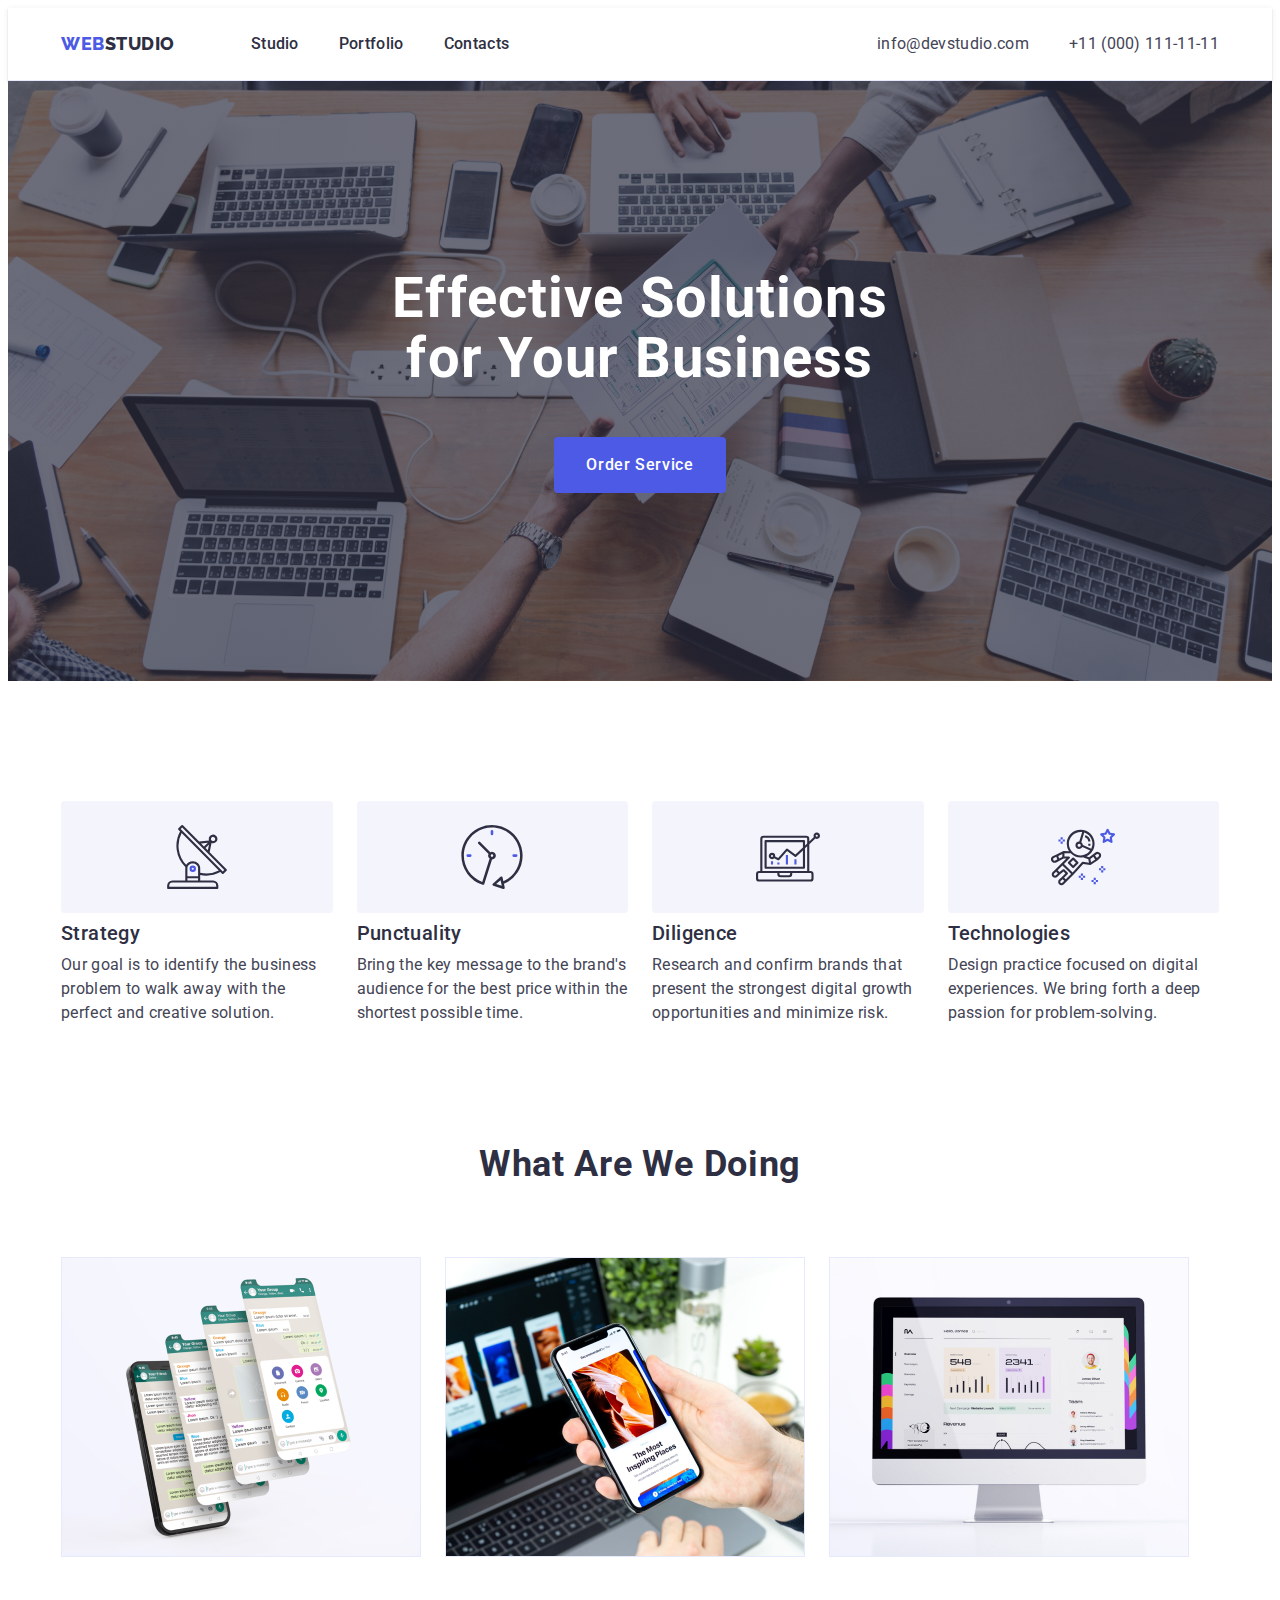
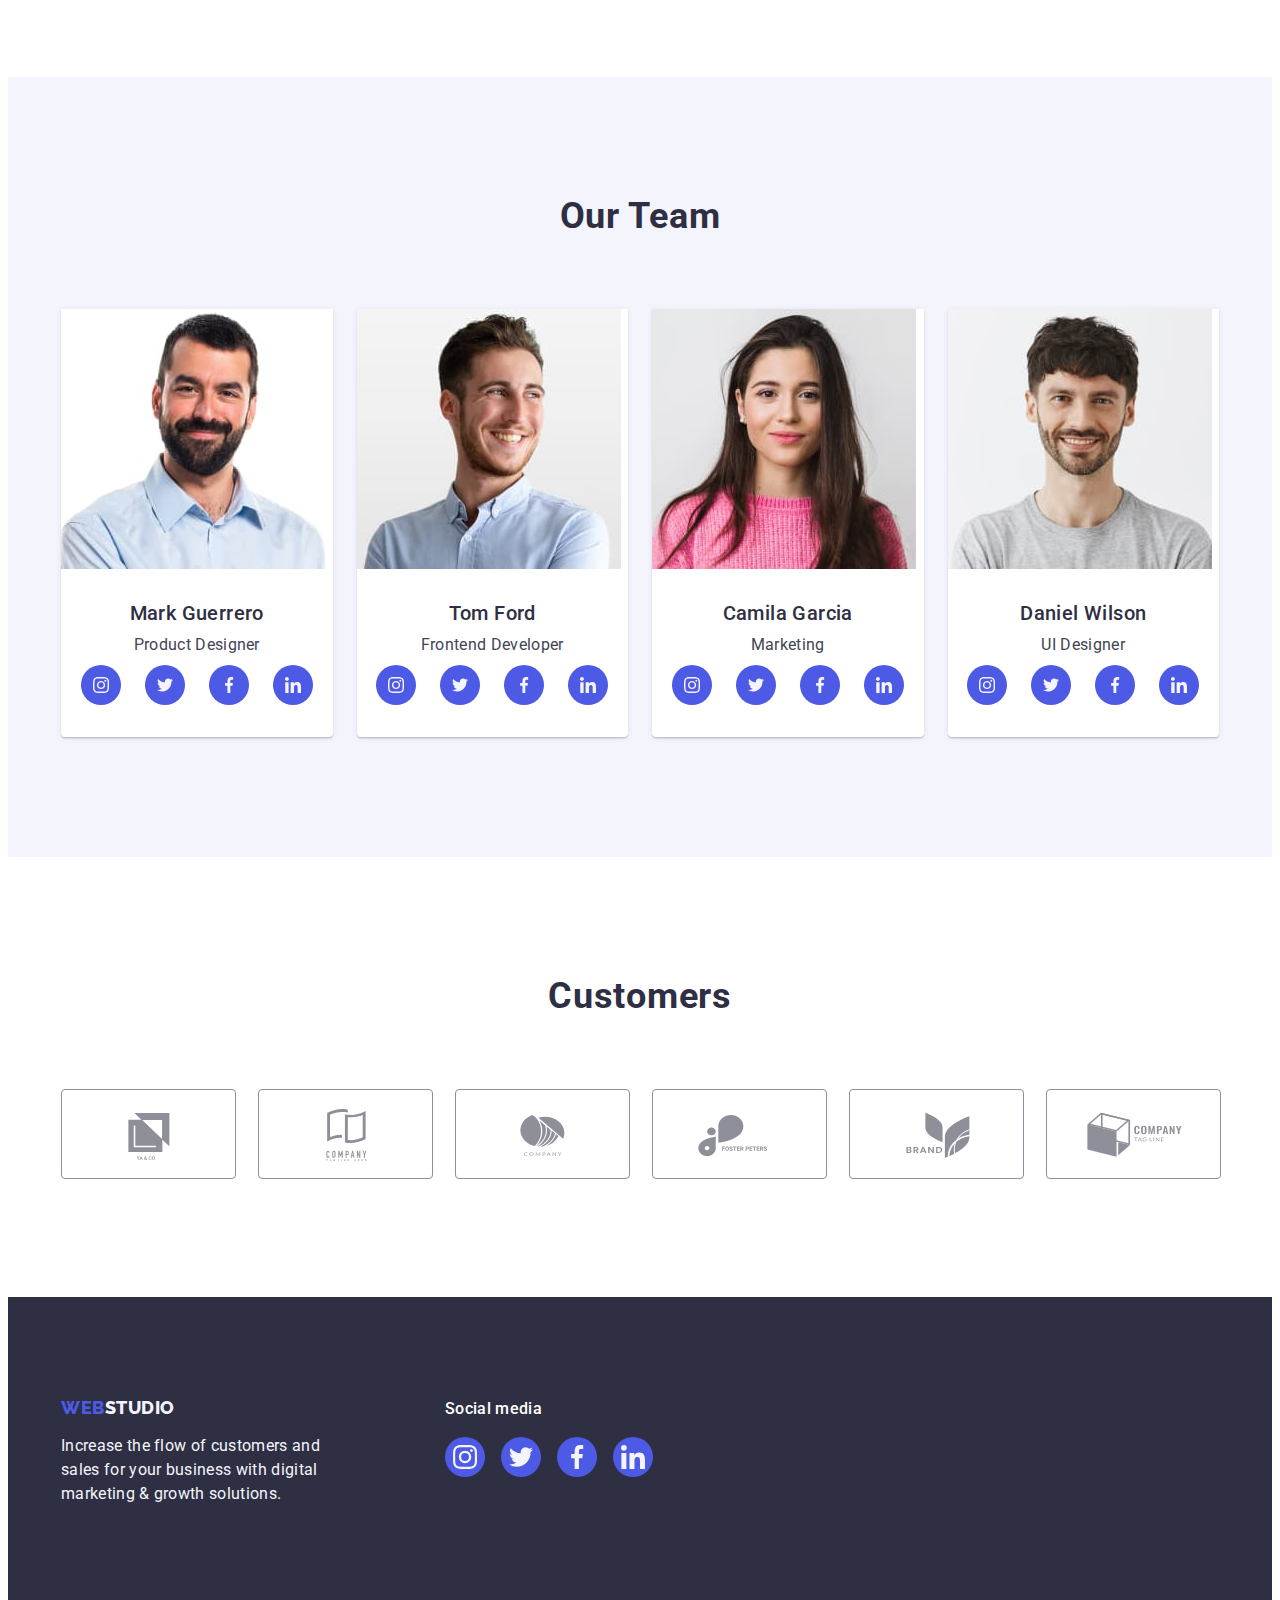
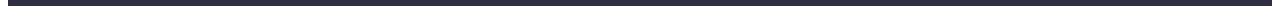
<file: index.html>
<!DOCTYPE html>
<html lang="en">
<head>
    <meta charset="UTF-8">
    <meta http-equiv="X-UA-Compatible" content="IE=edge">
    <meta name="viewport" content="width=device-width, initial-scale=1.0">
    <title>Студія</title>
    <link rel="preconnect" href="https://fonts.googleapis.com">
    <link rel="preconnect" href="https://fonts.gstatic.com" crossorigin>
    <link href="https://fonts.googleapis.com/css2?family=Raleway:wght@800&family=Roboto:wght@400;500;700;900&display=swap" rel="stylesheet">
    <link rel="stylesheet" href="https://cdnjs.cloudflare.com/ajax/libs/modern-normalize/2.0.0/modern-normalize.min.css" integrity="sha512-4xo8blKMVCiXpTaLzQSLSw3KFOVPWhm/TRtuPVc4WG6kUgjH6J03IBuG7JZPkcWMxJ5huwaBpOpnwYElP/m6wg==" crossorigin="anonymous" referrerpolicy="no-referrer" />
    <link rel="stylesheet" href="./css/styles.css">
</head>
<body>
    <header class = "header-header">
        <div class = "container header-container">
        <nav class = "listts">
            <a  class = "link-link link" href = "./index.html">Web<span class = "logo-color logo">Studio</span></a>
            <ul class = "listhed list">
                <li class = "list-header-link"><a class = "header-link link" href = "./index.html">Studio</a></li>
                <li class = "list-header-link"><a class = "header-link link" href = "./portfolio.html">Portfolio</a></li>
                <li class = "list-header-link"><a class = "header-link link" href = "">Contacts</a></li>
            </ul>
            </nav>
        <address class = "header-adress link">
            <ul class = "listad list">
                <li class = "contact-list"><a class = "header-adress-link link" href="mailto:info@devstudio.com">info@devstudio.com</a></li>
                <li class = "contact-list"><a class = "header-adress-link link" href="tel:+110001111111">+11 (000) 111-11-11</a></li>
            </ul>
        </address>
    </div>
        </header>
    <main>

        <section class = "studio">
            <div class = "container">
            <h1 class = "firsth">Effective Solutions for Your Business</h1>
            <button class = "first-btn" type = "button" >Order Service</button>
            </div>
        </section>

        <section class = "choose">
            <div class = "container">
            <h2 hidden class = "visually-hidden">Choose</h2>
            <ul class = "listchoose list">
                <li class ="def">
                    <div class = "def-picture">
                        <svg width = "64" height = "64">
                            <use href = "./images/icons.svg#icon-antenna"></use>
                        </svg>
                    </div>
                    <h3 class = "first-choose">Strategy</h3>
                    <p class = "second-choose">Our goal is to identify the business
                        problem to walk away with the perfect and creative solution. </p>
                </li>
                <li class ="def">
                    <div class = "def-picture">
                        <svg width = "64" height = "64">
                            <use href = "./images/icons.svg#icon-clock"></use>
                        </svg>
                    </div>
                    <h3 class = "first-choose">Punctuality</h3>
                    <p class = "second-choose">Bring the key message to the brand's audience for the best price within the shortest possible time.</p>
                </li>
                <li class ="def">
                    <div class = "def-picture">
                        <svg width = "64" height = "64">
                            <use href = "./images/icons.svg#icon-diagram"></use>
                        </svg>
                    </div>
                    <h3 class = "first-choose">Diligence</h3>
                    <p class = "second-choose">Research and confirm brands that present the strongest digital growth opportunities and minimize risk.</p>
                </li>
                <li class ="def">
                    <div class = "def-picture">
                        <svg width = "64" height = "64">
                            <use href = "./images/icons.svg#icon-astronaut"></use>
                        </svg>
                    </div>
                    <h3 class = "first-choose">Technologies</h3>
                    <p class = "second-choose">Design practice focused on digital experiences. We bring forth a deep passion for problem-solving.</p>
                </li>
            </ul>
            </div>
        </section>

        <section class = "work">
            <div class = "container">
    <h2 class = "first-work section-title">What are we doing</h2>
    <ul class ="listwork list">
        <li class = "def-two">
            <img src="./images/img5.jpg" alt="laptop" width="360" height="300" />
        </li>
        <li class = "def-two">
            <img src="./images/img6.jpg" alt="phones" width="360" height="300" />
        </li>
        <li class = "def-two">
            <img src="./images/img7.jpg" alt="phone" width="360" height="300" />
        </li>
    </ul>
        </div>
        </section>

        <section class = "team" >
            <div class = "container">
            <h2 class = "first-team">Our Team</h2>
            <ul class = "listteam list">
                <li class = "people-team-one">
                    <img src="./images/img1.jpg" alt ="Guerrero" width="264" height="260" />
                    
                    <div class = "peoplee">
                    <h3 class = "second-team">Mark Guerrero</h3>
                    <p class = "third-team">Product Designer</p>
                <ul class = "team-social list">
                    <li class = "team-social-item">
                        <a href = "" class = "team-link link" target = "_blank" rel = "noopener noreferrer">
                            <svg class = "team-social-icon" width="16" height="16">
                                <use href = "./images/icons.svg#icon-instagram"></use>
                            </svg>
                        </a>
                    </li>
                    <li class = "team-social-item">
                        <a href = "" class = "team-link link" target = "_blank" rel = "noopener noreferrer">
                            <svg class = "team-social-icon" width="16" height="16">
                                <use href = "./images/icons.svg#icon-twitter"></use>
                            </svg>  
                        </a>
                    </li>
                    <li class = "team-social-item">
                        <a href = "" class = "team-link link" target = "_blank" rel = "noopener noreferrer">
                            <svg class = "team-social-icon" width="16" height="16">
                                <use href = "./images/icons.svg#icon-facebook"></use>
                            </svg> 
                        </a> 
                    </li>
                    <li class = "team-social-item">
                        <a href = "" class = "team-link link" target = "_blank" rel = "noopener noreferrer">
                            <svg class = "team-social-icon" width="16" height="16">
                                <use href = "./images/icons.svg#icon-linkedin"></use>
                            </svg> 
                        </a>
                    </li>
                </ul>
            </div>
        </li>
        
                <li class = "people-team-one">
                    <img src="./images/img2.jpg" alt ="Ford" width="264" height="260" />
                    <div class = "peoplee">
                    <h3 class = "second-team">Tom Ford</h3>
                    <p class = "third-team">Frontend Developer</p>
                    <ul class = "team-social list">
                        <li class = "team-social-item">
                            <a href = "" class = "team-link link" target = "_blank" rel = "noopener noreferrer">
                                <svg class = "team-social-icon" width="16" height="16">
                                    <use href = "./images/icons.svg#icon-instagram"></use>
                                </svg>
                            </a>
                        </li>
                        <li class = "team-social-item">
                            <a href = "" class = "team-link link" target = "_blank" rel = "noopener noreferrer">
                                <svg class = "team-social-icon" width="16" height="16">
                                    <use href = "./images/icons.svg#icon-twitter"></use>
                                </svg>  
                            </a>
                        </li>
                        <li class = "team-social-item">
                            <a href = "" class = "team-link link" target = "_blank" rel = "noopener noreferrer">
                                <svg class = "team-social-icon" width="16" height="16">
                                    <use href = "./images/icons.svg#icon-facebook"></use>
                                </svg> 
                            </a> 
                        </li>
                        <li class = "team-social-item">
                            <a href = "" class = "team-link link" target = "_blank" rel = "noopener noreferrer">
                                <svg class = "team-social-icon" width="16" height="16">
                                    <use href = "./images/icons.svg#icon-linkedin"></use>
                                </svg> 
                            </a>
                        </li>
                    </ul>
                    </div>
                </li>
                <li class = "people-team-one">
                    <img src="./images/img3.jpg" alt ="Garcia" width="264" height="260" />
                    <div class = "peoplee">
                    <h3 class = "second-team">Camila Garcia</h3>
                    <p class = "third-team">Marketing</p>
                    <ul class = "team-social list">
                        <li class = "team-social-item">
                            <a href = "" class = "team-link link" target = "_blank" rel = "noopener noreferrer">
                                <svg class = "team-social-icon" width="16" height="16">
                                    <use href = "./images/icons.svg#icon-instagram"></use>
                                </svg>
                            </a>
                        </li>
                        <li class = "team-social-item">
                            <a href = "" class = "team-link link" target = "_blank" rel = "noopener noreferrer">
                                <svg class = "team-social-icon" width="16" height="16">
                                    <use href = "./images/icons.svg#icon-twitter"></use>
                                </svg>  
                            </a>
                        </li>
                        <li class = "team-social-item">
                            <a href = "" class = "team-link link" target = "_blank" rel = "noopener noreferrer">
                                <svg class = "team-social-icon" width="16" height="16">
                                    <use href = "./images/icons.svg#icon-facebook"></use>
                                </svg> 
                            </a> 
                        </li>
                        <li class = "team-social-item">
                            <a href = "" class = "team-link link" target = "_blank" rel = "noopener noreferrer">
                                <svg class = "team-social-icon" width="16" height="16">
                                    <use href = "./images/icons.svg#icon-linkedin"></use>
                                </svg> 
                            </a>
                        </li>
                    </ul>
                    </div>
                </li>
                <li class = "people-team-one">
                    <img src ="./images/img4.jpg" alt =" Wilson" width="264" height="260" />
                    <div  class = "peoplee">
                    <h3 class = "second-team">Daniel Wilson</h3>
                    <p class = "third-team">UI Designer</p>
                    <ul class = "team-social list">
                        <li class = "team-social-item">
                            <a href = "" class = "team-link link" target = "_blank" rel = "noopener noreferrer">
                                <svg class = "team-social-icon" width="16" height="16">
                                    <use href = "./images/icons.svg#icon-instagram"></use>
                                </svg>
                            </a>
                        </li>
                        <li class = "team-social-item">
                            <a href = "" class = "team-link link" target = "_blank" rel = "noopener noreferrer">
                                <svg class = "team-social-icon" width="16" height="16">
                                    <use href = "./images/icons.svg#icon-twitter"></use>
                                </svg>  
                            </a>
                        </li>
                        <li class = "team-social-item">
                            <a href = "" class = "team-link link" target = "_blank" rel = "noopener noreferrer">
                                <svg class = "team-social-icon" width="16" height="16">
                                    <use href = "./images/icons.svg#icon-facebook"></use>
                                </svg> 
                            </a> 
                        </li>
                        <li class = "team-social-item">
                            <a href = "" class = "team-link link" target = "_blank" rel = "noopener noreferrer">
                                <svg class = "team-social-icon" width="16" height="16">
                                    <use href = "./images/icons.svg#icon-linkedin"></use>
                                </svg> 
                            </a>
                        </li>
                    </ul>
                    </div>
                </li> 
            </ul>
        </div>
        </section>
        <section class = "custumer">
            <div class = "container">
                <h2 class = "custumer-h">Customers</h2>
                <ul class = "custumer-list list">
                    <li class = "custumer-item">
                        <a href = "" class = "custumer-link link" target = "_blank" rel = "noopener noreferrer">
                            <svg class = "custumer-icon" width="104" height="56">
                                <use href = "./images/icons.svg#icon-Logo"></use>
                            </svg>  
                        </a>
                    </li>
                    <li class = "custumer-item">
                        <a href = "" class = "custumer-link link" target = "_blank" rel = "noopener noreferrer">
                            <svg class = "custumer-icon" width="104" height="56">
                                <use href = "./images/icons.svg#icon-Logo1"></use>
                            </svg>  
                        </a>
                    </li>
                    <li class = "custumer-item">
                        <a href = "" class = "custumer-link link" target = "_blank" rel = "noopener noreferrer">
                            <svg class = "custumer-icon" width="104" height="56">
                                <use href = "./images/icons.svg#icon-Logo2"></use>
                            </svg>  
                        </a>
                    </li>
                    <li class = "custumer-item">
                        <a href = "" class = "custumer-link link" target = "_blank" rel = "noopener noreferrer">
                            <svg class = "custumer-icon" width="104" height="56">
                                <use href = "./images/icons.svg#icon-Logo3"></use>
                            </svg>  
                        </a>
                    </li>
                    <li class = "custumer-item">
                        <a href = "" class = "custumer-link link" target = "_blank" rel = "noopener noreferrer">
                            <svg class = "custumer-icon" width="104" height="56">
                                <use href = "./images/icons.svg#icon-Logo4"></use>
                            </svg>  
                        </a>
                    </li>
                    <li class = "custumer-item">
                        <a href = "" class = "custumer-link link" target = "_blank" rel = "noopener noreferrer">
                            <svg class = "custumer-icon" width="104" height="56">
                                <use href = "./images/icons.svg#icon-Logo5"></use>
                            </svg>  
                        </a>
                    </li>
                </ul>
            </div>

        </section>
    </main>

    <footer class = "end">
        <div class = "container all-footer">
        <div class = "footer-ap">
        <a class = "logoo-link link" href = "./index.html">Web<span class = "logo-color-two">Studio</span></a>
        <p class = "end-text">Increase the flow of customers and sales for your business with digital marketing & growth solutions.</p> 
        </div>
        <div class = "social-media-footer">
            <p class = "p-sociall-media">Social media</p>
            <ul class = "ul-social-media list">
                <li class = "li-social-media">
                    <a href = "" class = "footer-link link" target = "_blank" rel = "noopener noreferrer">
                        <svg class = "footer-social-icon" width="24" height="24">
                            <use href = "./images/icons.svg#icon-instagram"></use>
                        </svg> 
                    </a>
                </li>
                <li class = "li-social-media">
                    <a href = "" class = "footer-link link" target = "_blank" rel = "noopener noreferrer">
                        <svg class = "footer-social-icon" width="24" height="24">
                            <use href = "./images/icons.svg#icon-twitter"></use>
                        </svg> 
                    </a>
                </li>
                <li class = "li-social-media">
                    <a href = "" class = "footer-link link" target = "_blank" rel = "noopener noreferrer">
                        <svg class = "footer-social-icon" width="24" height="24">
                            <use href = "./images/icons.svg#icon-facebook"></use>
                        </svg> 
                    </a>
                </li>
                <li class = "li-social-media">
                    <a href = "" class = "footer-link link" target = "_blank" rel = "noopener noreferrer">
                        <svg class = "footer-social-icon" width="24" height="24">
                            <use href = "./images/icons.svg#icon-linkedin"></use>
                        </svg> 
                    </a>
                </li>
            </ul>
    </div>
</div>
    </footer>
</body>
</html>
</file>
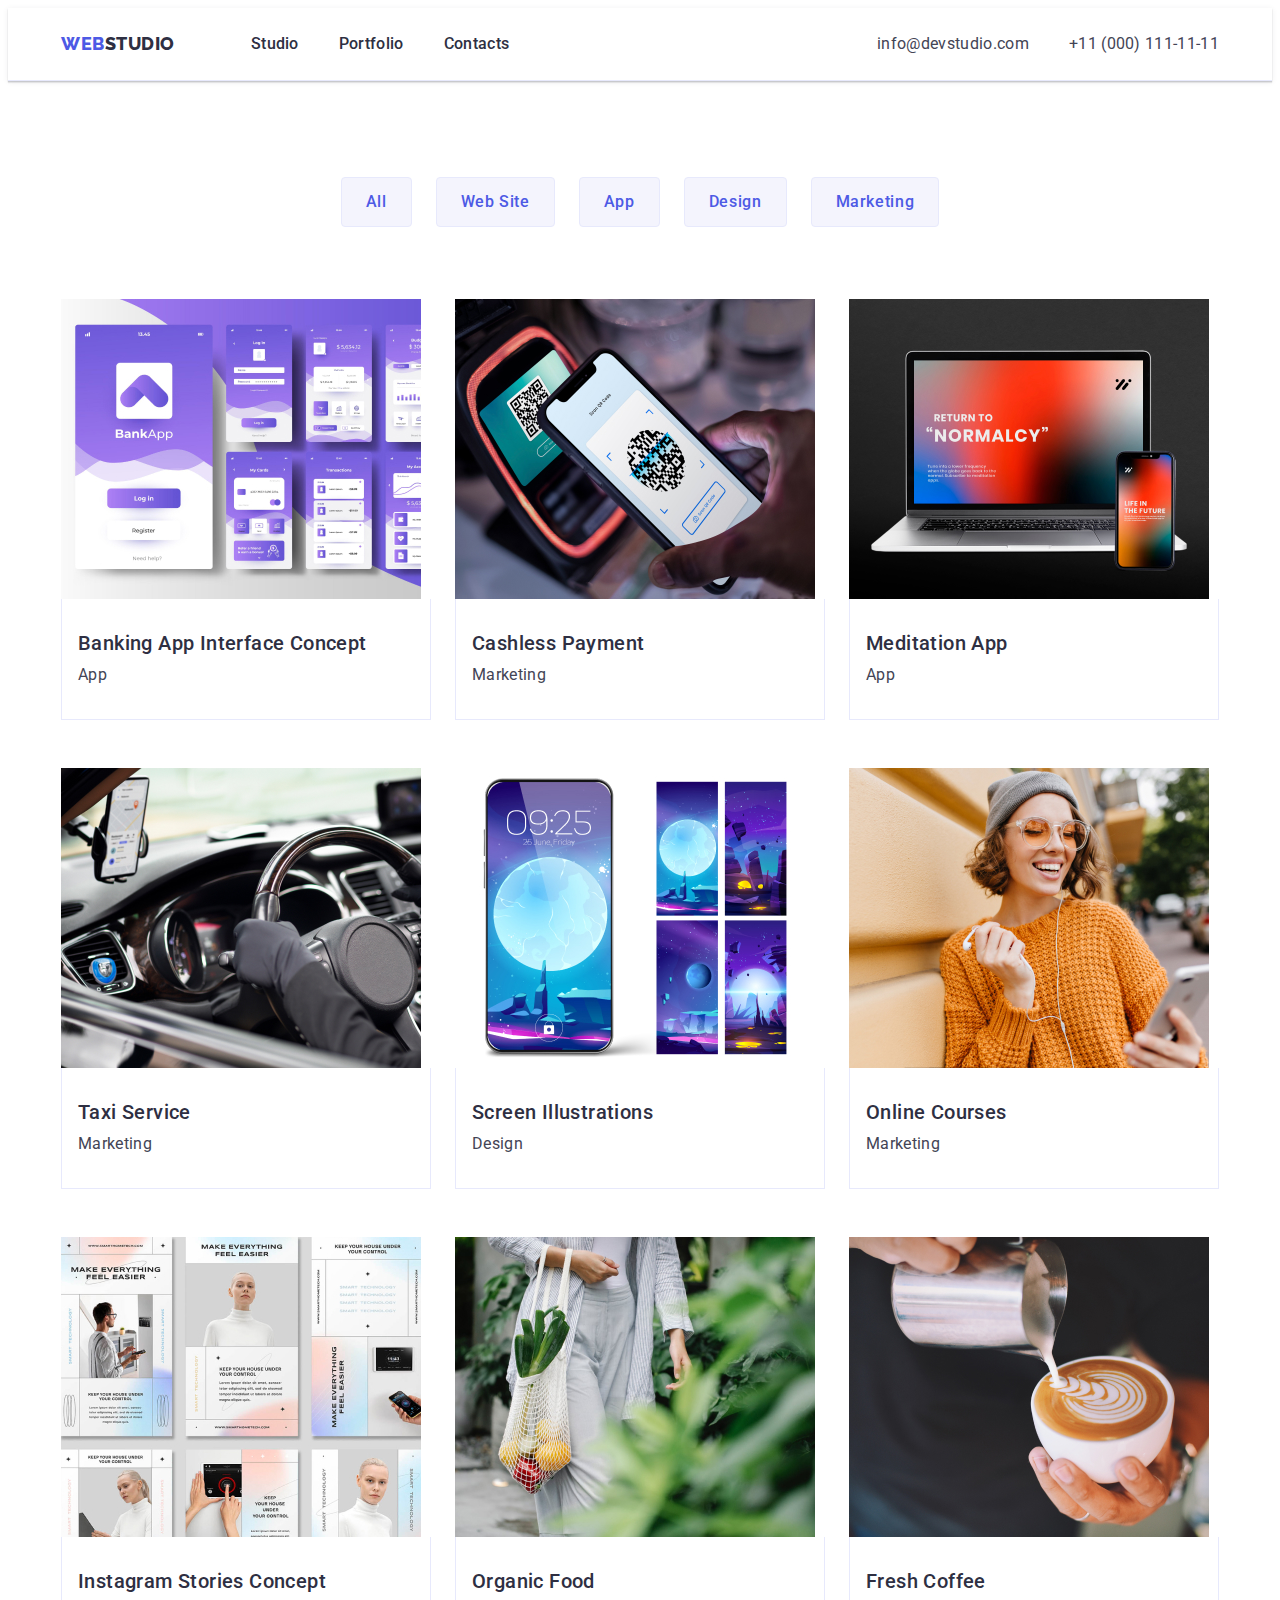
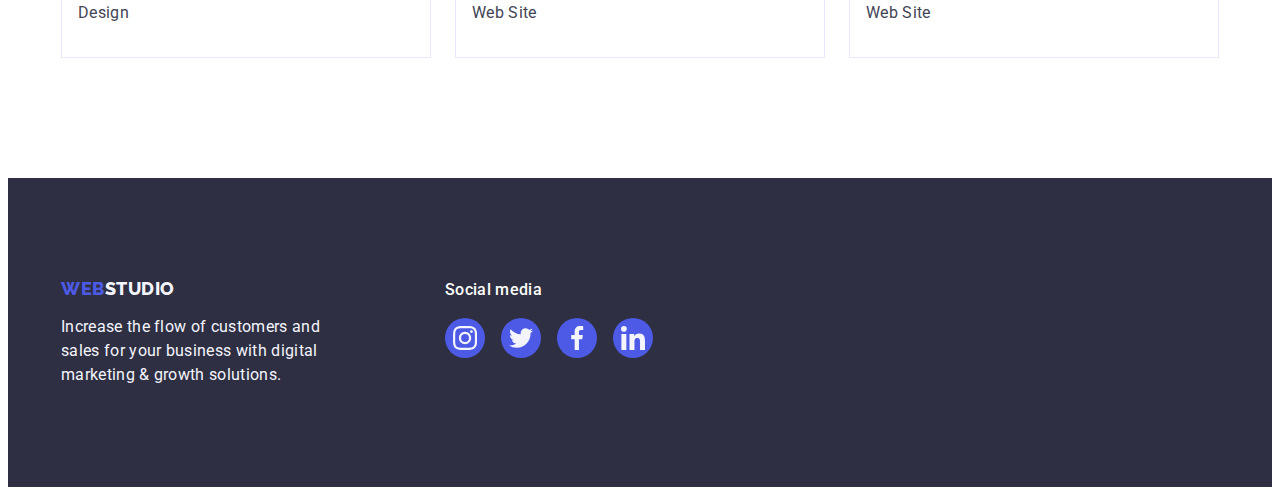
<file: portfolio.html>
<!DOCTYPE html>
<html lang="en">
<head>
    <meta charset="UTF-8">
    <meta http-equiv="X-UA-Compatible" content="IE=edge">
    <meta name="viewport" content="width=device-width, initial-scale=1.0">
    <title>Портфоліо</title>
    <link rel="preconnect" href="https://fonts.googleapis.com">
    <link rel="preconnect" href="https://fonts.gstatic.com" crossorigin>
    <link href="https://fonts.googleapis.com/css2?family=Raleway:wght@800&family=Roboto:wght@400;500;700;900&display=swap" rel="stylesheet">
    <link rel="stylesheet" href="https://cdnjs.cloudflare.com/ajax/libs/modern-normalize/2.0.0/modern-normalize.min.css" integrity="sha512-4xo8blKMVCiXpTaLzQSLSw3KFOVPWhm/TRtuPVc4WG6kUgjH6J03IBuG7JZPkcWMxJ5huwaBpOpnwYElP/m6wg==" crossorigin="anonymous" referrerpolicy="no-referrer" />
    <link rel="stylesheet" href="./css/styles.css">
</head>

    <header class = "header-header">
        <div class = "container header-container">
        <nav class = "listts">
            <a  class = "link-link link" href = "./index.html">Web<span class = "logo-color logo">Studio</span></a>
            <ul class = "listhed list">
                <li class = "list-header-link"><a class = "header-link link" href = "./index.html">Studio</a></li>
                <li class = "list-header-link"><a class = "header-link link" href = "./portfolio.html">Portfolio</a></li>
                <li class = "list-header-link"><a class = "header-link link" href = "">Contacts</a></li>
            </ul>
            </nav>
        <address class = "header-adress adress">
            <ul class = "listad list">
                <li class = "contact-list"><a class = "header-adress-link link" href="mailto:info@devstudio.com">info@devstudio.com</a></li>
                <li class = "contact-list"><a class = "header-adress-link link" href="tel:+110001111111">+11 (000) 111-11-11</a></li>
            </ul>
        </address>
    </div>
        </header>

    <main>
        <section class = "porfolio-section">  
            <div class = "container">
            <h1 hidden class = "visually-hidden">portfol</h1>
                <ul class = "listtts list">
                    <li class = "btn">
                    <button class = "second-btn" type = "button" >All</button>
                </li>
                <li class = "btn">
                    <button class = "second-btn" type = "button" >Web Site</button>
                </li>
                <li class = "btn">
                    <button class = "second-btn" type = "button" >App</button>
                </li>
                <li class = "btn">
                    <button class = "second-btn" type = "button" >Design</button>
                </li>
                <li class = "btn">
                    <button class = "second-btn" type = "button" >Marketing</button>
                </li>
                </ul>
                
                <ul class ="listtsport list">
                    <li class = "section-link" >
                        <a class = "links" href="">
                        <img src="./images/first.jpg" alt="interface" width="360"/>
                        <div class = "app-conttainer">
                        <h2 class = "links-textt">Banking App Interface Concept</h2>
                        <p class = "links-textt-text">App</p>
                    </div>
                    </a>
                    </li>
                    <li class = "section-link">
                        <a class = "links" href="">
                        <img src="./images/second.jpg" alt="payment" width="360"/>
                        <div class = "app-conttainer">
                        <h2 class = "links-textt">Cashless Payment</h2>
                        <p class = "links-textt-text">Marketing</p>
                    </div>
                    </a>
                    </li>
                    <li class = "section-link">
                        <a class = "links" href="">
                        <img src="./images/three.jpg" alt="meditation" width="360" />
                        <div class = "app-conttainer">
                        <h2 class = "links-textt">Meditation App</h2>
                        <p class = "links-textt-text">App</p>
                    </div>
                    </a>
                    </li>
                    <li class = "section-link">
                        <a class = "links" href="">
                        <img src="./images/four.jpg" alt="taxi" width="360" />
                        <div class = "app-conttainer">
                        <h2 class = "links-textt">Taxi Service</h2>
                        <p class = "links-textt-text">Marketing</p>
                        </div>
                    </a>
                    </li>
                    <li class = "section-link">
                        <a class = "links" href="">
                        <img src="./images/five.jpg" alt="screen" width="360"/>
                        <div class = "app-conttainer">
                        <h2 class = "links-textt">Screen Illustrations</h2>
                        <p class = "links-textt-text">Design</p>
                        </div>
                    </a>
                    </li>
                    <li class = "section-link">
                        <a class = "links" href="">
                        <img src="./images/six.jpg" alt="courses" width="360"/>
                        <div class = "app-conttainer">
                        <h2 class = "links-textt">Online Courses</h2>
                        <p class = "links-textt-text">Marketing</p>
                        </div>
                    </a>
                    </li>
                    <li class = "section-link">
                        <a class = "links" href="">
                        <img src="./images/seven.jpg" alt="sories" width="360"/>
                        <div class = "app-conttainer">
                        <h2 class = "links-textt">Instagram Stories Concept</h2>
                        <p class = "links-textt-text" >Design</p>
                        </div>
                    </a>
                    </li>
                    <li class = "section-link">
                        <a class = "links" href="">
                        <img src="./images/eight.jpg" alt="website" width="360"/>
                        <div class = "app-conttainer">
                        <h2 class = "links-textt">Organic Food</h2>
                        <p class = "links-textt-text">Web Site</p>
                        </div>
                    </a>
                    </li>
                    <li class = "section-link">
                        <a class = "links" href="">
                        <img src="./images/nine.jpg" alt="coffe" width="360"/>
                        <div class = "app-conttainer">
                        <h2 class = "links-textt">Fresh Coffee</h2>
                        <p class = "links-textt-text">Web Site</p>
                        </div>
                    </a>
                    </li>
                </ul>
                </div>
            </section>
    </main>

    <footer class = "end">
        <div class = "container all-footer">
        <div class = "footer-ap">
        <a class = "logoo-link link" href = "./index.html">Web<span class = "logo-color-two">Studio</span></a>
        <p class = "end-text">Increase the flow of customers and sales for your business with digital marketing & growth solutions.</p> 
        </div>
        <div class = "social-media-footer">
            <p class = "p-sociall-media">Social media</p>
            <ul class = "ul-social-media list">
                <li class = "li-social-media">
                    <a href = "" class = "footer-link link" target = "_blank" rel = "noopener noreferrer">
                        <svg class = "footer-social-icon" width="24" height="24">
                            <use href = "./images/icons.svg#icon-instagram"></use>
                        </svg> 
                    </a>
                </li>
                <li class = "li-social-media">
                    <a href = "" class = "footer-link link" target = "_blank" rel = "noopener noreferrer">
                        <svg class = "footer-social-icon" width="24" height="24">
                            <use href = "./images/icons.svg#icon-twitter"></use>
                        </svg> 
                    </a>
                </li>
                <li class = "li-social-media">
                    <a href = "" class = "footer-link link" target = "_blank" rel = "noopener noreferrer">
                        <svg class = "footer-social-icon" width="24" height="24">
                            <use href = "./images/icons.svg#icon-facebook"></use>
                        </svg> 
                    </a>
                </li>
                <li class = "li-social-media">
                    <a href = "" class = "footer-link link" target = "_blank" rel = "noopener noreferrer">
                        <svg class = "footer-social-icon" width="24" height="24">
                            <use href = "./images/icons.svg#icon-linkedin"></use>
                        </svg> 
                    </a>
                </li>
            </ul>
    </div>
    </div>
    </footer>

</body>
</html>
</file>
<file: css/styles.css>
:root {
    --accent-color: #E5E5E5;
    --main-color: #2E2F42;
    --text-color: #FFFFFF;
    --btn-color: #4D5AE5;
    --back-color: #E7E9FC;
    --end-color: #F4F4FD;
    --one-color: #434455;
}

/*body*/

body {
    font-family: "Roboto", sans-serif;
    color:  var(--one-color);
    background-color: var(--text-color);
}
.link-link {
    font-family: "Raleway", sans-serif;
    font-weight: 800;
    font-size: 18px;
    line-height: 1.17;
    letter-spacing: 0.03em;
    color: var(--btn-color);
    text-transform: uppercase;
    display: flex;
    margin-right: 76px;
}
.link {
    text-decoration: none;
}

.listhed{
    display: flex;
    gap: 40px;
}

.header-header {
    text-decoration: none;
    border-bottom: 1px solid #e7e9fc;
    box-shadow: 0px 2px 1px rgba(46, 47, 66, 0.08), 0px 1px 1px rgba(46, 47, 66, 0.16), 0px 1px 6px rgba(46, 47, 66, 0.08);
}

.list-header-link {
    text-decoration: none;
}

.list{
    list-style: none;
}

/*logo*/

.logo-color {
    color: var(--main-color);
    text-decoration: none;
    letter-spacing: 0.03em;
    text-transform: uppercase;
}

/*adress*/

.header-adress-link {
    font-weight: 400;
    font-size: 16px;
    line-height: 1.5;
    letter-spacing: 0.02em;
    color: var(--one-color);
    font-style: normal;
    list-style: none;
    display: flex;
    
}

.header-link:hover{
    color: #404bbf;
}

.header-link:focus{
    color: #404bbf;
}

.header-link {
    font-weight: 500;
    font-size: 16px;
    line-height: 1.5;
    letter-spacing: 0.02em;
    color: var(--main-color);
    display: block;
    padding: 24px 0;
    
}

.header-adress-link:hover {
    color: #404bbf;
    
}
.header-adress-link:focus {
    color: #404bbf;
    
}
.header-adress {
    display: flex;
    text-decoration:none;
    font-style: normal; 
    margin-left: auto; 
}
.listad {
    display: flex;
    gap: 40px;
}




/*Секція перша*/

.studio {
    background-color: var(--main-color);
    font-size: 56px;
    line-height: 1.07;
    text-align: center;
    letter-spacing: 0.02em;
    color: #FFFFFF;
    padding-top: 188px;
    padding-bottom: 188px;
    background-image: linear-gradient(rgba(46, 47, 66, 0.7), rgba(46, 47, 66, 0.7)), url(../images/people-office.jpg);
    max-width: 1440px;
    background-repeat: no-repeat;
    background-position: center;
    background-size: cover;
    margin-left: auto;
    margin-right: auto;
   
}

.firsth {
    font-style: normal;
    font-weight: 700;
    font-size: 56px;
    line-height: 1.07;
    text-align: center;
    letter-spacing: 0.02em; 
    margin-left: auto;
    margin-right: auto;
    max-width: 496px;
    justify-content: center;
    margin-bottom: 48px;
}

.studio .first-btn {
    background-color: var(--btn-color);
    font-family: inherit;
    cursor: pointer;
    font-weight: 500;
    font-size: 16px;
    line-height: 1.5;
    letter-spacing: 0.04em;
    color: var(--text-color);
    padding: 16px 32px;
    margin-top: 48px;
    display: block;
    min-width: 169px;
    height: 56px;
    border: none; 
    border-radius: 4px;
    margin: 0 auto;
}

.first-btn:hover {
    background-color: #404BBF;
}

.first-btn:focus {
    background-color: #404BBF;
}

/*Секція друга*/

.icon {
    display: flex;
    height: 112px;
    border-radius: 4px;
    background-color: #000000;
    align-items: center;
    justify-content: center;
    background-repeat: no-repeat;
    margin-bottom: 8px;
 }

.def {
    width: calc((100% - 72px) / 4);
}

.choose{
    background-color: var(--text-color);
    padding-top: 120px;
    padding-bottom: 120px;
}

.first-choose {
    font-weight: 500;
    font-size: 20px;
    line-height: 1.2;
    color: var(--main-color);
    letter-spacing: 0.02em;
    margin-bottom: 8px;
}

.second-choose {
    font-weight: 400;
    font-size: 16px;
    line-height: 1.5;
    color: #434455;
    letter-spacing: 0.02em;
}

.def-picture {
    display: flex;
    align-items: center;
    justify-content: center;
    height: 112px;
    background-color: #f4f4fd;
    border-radius: 4px;
    margin-bottom: 8px; 
}

/*Секція третя*/

.work {
    background-color: var(--text-color);
    
    padding-bottom: 120px;
}

.work .first-work {
    color: var(--main-color);
    font-weight: 700;
    font-size: 36px;
    line-height: 1.11;
    text-align: center;
    letter-spacing: 0.02em;
    text-transform: capitalize;
    margin-bottom: 72px;
}

/*Секція четверта*/

.team {
    background-color: var(--end-color);
    padding-top: 120px;
    padding-bottom: 120px;
}

.first-team {
    font-size: 36px;
    line-height: 1.11;
    text-align: center;
    letter-spacing: 0.02em;
    text-transform: capitalize;
    color: var(--main-color);
    margin-bottom: 72px;
    
}
.people-team-one {
    font-weight: 700;
    font-size: 36px;
    line-height: 1.1px;
    background-color: var(--text-color);
    text-align: center;
    text-align: center;
    width: calc((100% - 72px) / 4);
    border-radius: 0px 0px 4px 4px; 
    box-shadow: 0px 1px 6px rgba(46, 47, 66, 0.08), 0px 1px 1px rgba(46, 47, 66, 0.16), 0px 2px 1px rgba(46, 47, 66, 0.08);
}

.wrap-divv {
    padding: 32px 16px;
}

.second-team {
    font-weight: 500;
    font-size: 20px;
    line-height: 1.2;
    color: var(--main-color);
    letter-spacing: 0.02em;
    margin-bottom: 8px;
    text-align: center;
}

.team .third-team {
    font-weight: 400;
    font-size: 16px;
    line-height: 1.5;
    color: #434455;
    letter-spacing: 0.02em;
    text-align: center;
    margin-bottom: 8px;
}

.peoplee {
    padding-bottom: 32px;
    padding-left: 16px;
    padding-right: 16px;
    text-align: center;
    padding-top: 32px;
}

.team-social {
    display: flex;
    justify-content: center;
    gap: 24px;
}

.team-social-item {
    width: 40px;
    height: 40px;
}

.team-link {
    width: 100%;
    height: 100%;
    background-color: #4D5AE5;
    border-radius: 50%;
    display: flex;
    align-items: center;
    justify-content: center;
}

.team-social-icon {
    fill: #F4F4FD;
}

.team-link:hover {
    background-color: #404bbf;
}

.team-link:focus {
    background-color: #404bbf;
}

/*Секція пята*/

.custumer {
    padding-top: 120px;
    padding-bottom: 120px;
}

.custumer-list {
    display: flex;
    gap: 24px;
}

.custumer-item {
    width: calc((100% - 120px) / 6);
    height: 88px;
    fill: currentColor;
}

.custumer-link {
    width: 100%;
    height: 100%;
    border-radius: 4px;
    display: flex;
    align-items: center;
    justify-content: center;
    border: 1px solid #8e8f99;
    color: #8e8f99;
}

.custumer-icon {
    width: 104px;
    height: 56px;
    fill: currentColor;
}

.custumer-link:focus {
    border-color: #404bbf;
    color: #404bbf;
}

.custumer-link:hover {
    border-color: #404bbf;
    color: #404bbf;
}


.custumer-h {
    margin-bottom: 72px;
    text-align: center;
    letter-spacing: 0.02em;
    color: #2E2F42;
    font-weight: 700;
    font-size: 36px;
    line-height: 1.11;
}

/*Секція footer*/

.all-footer {
    display: flex;
    align-items: baseline;
}

.footer-ap {
    margin-right: 120px;
}

.end {
    background-color: var(--main-color);
    text-decoration: none;
    list-style: none;
    padding-top: 101.5px;
    padding-bottom: 100px;
    padding: 100px 0;
}
.end-text {
    font-style: normal;
    font-weight: 400;
    font-size: 16px;
    line-height: 1.5;
    letter-spacing: 0.02em;
    text-decoration: none;
    color:#F4F4FD;
    list-style: none;
    max-width: 264px;
}

.p-social-media {
    position: absolute;
    width: 96px;
    height: 24px;
    left: 540px;  
    color: var(--text-color);  
}

.li-social-media {
    width: 40px;
    height: 40px;
}

.footer-link {
    width: 100%;
    height: 100%;
    background-color: #4D5AE5;
    border-radius: 50%;
    display: flex;
    align-items: center;
    justify-content: center;
    color: #F4F4FD;
}

.footer-link:hover {
    background-color: #31d0aa;
}

.footer-link:focus {
    background-color: #31d0aa;
}

.footer-social-icon {
    fill: currentColor;
}

.footer-social-icon:hover,
.footer-social-icon:focus {
    background-color: #31d0aa;

}

.ul-social-media {
    display: flex;
    gap: 16px;
    
}

.social-media-footer {
    width: 208px;
    box-sizing: border-box;
    display: block;

}

.p-sociall-media {
    margin-bottom: 16px;
    font-weight: 500;
    font-size: 16px;
    line-height: 1.5;
    letter-spacing: 0.02em;
    color: #FFFFFF;
    display: flex;
    align-items: center;
}

/*portfolio*/

.porfolio-section {
    padding-top: 96px; 
    padding-bottom: 120px;
}

.listtts {
    display: flex;
    gap: 24px;
    justify-content: center;
    border-radius: 4px;
    margin-bottom: 72px;
}


.second-btn {
    color: var(--btn-color);
    background-color:#F4F4FD;
    font-weight: 500;
    font-size: 16px;
    line-height: 1.5;
    cursor: pointer;
    font-family: "Roboto", sans-serif;
    letter-spacing: 0.04em;
    padding: 12px 24px;
    border-radius: 4px;
    border: 1px solid var(--back-color);
    
}

.second-btn:hover{
    background-color: #404BBF;
    color: var(--text-color);
    border: 1px solid transparent;
    cursor: pointer;
    box-shadow: 0px 3px 1px rgba(0, 0,0, 0.1), 0px 2px 1px rgba(0, 0, 0, 0.08), 0px 2px 2px rgba(0, 0, 0, 0.12);
}

.second-btn:focus{
    background-color:#404BBF; 
    color: var(--text-color);
    border: 1px solid transparent;
    cursor: pointer;
    box-shadow: 0px 3px 1px rgba(0, 0,0, 0.1), 0px 2px 1px rgba(0, 0, 0, 0.08), 0px 2px 2px rgba(0, 0, 0, 0.12);
} 


.logoo-link {
    font-family: "Raleway", sans-serif;
    font-weight: 800;
     font-size: 18px;
    line-height: 1.17;
    letter-spacing: 0.03em;
    color: var(--btn-color);
    text-decoration: none;
    text-transform: uppercase;
    display: inline-block; 
    margin-bottom: 16px;
    }

.app-conttainer {
    padding: 32px 16px;
    border: 1px solid #e7e9fc;
    border-top: none; 
}

.links {
    display: block;
    text-decoration: none;

}

.links:hover {
    box-shadow: 0px 1px 6px rgba(46, 47, 66, 0.08), 0px 1px 1px rgba(46, 47, 66, 0.16), 0px 2px 1px rgba(46, 47, 66, 0.08); 
    
}

.links:focus {
    box-shadow: 0px 1px 6px rgba(46, 47, 66, 0.08), 0px 1px 1px rgba(46, 47, 66, 0.16), 0px 2px 1px rgba(46, 47, 66, 0.08); 
    
}

    /*portfolio footer*/

.logo-link {
    font-family: "Raleway", sans-serif;
    font-weight: 800;
     font-size: 18px;
    line-height: 1.17;
    letter-spacing: 0.03em;
    color: var(--btn-color);
    text-transform: uppercase;
}

.logo-color-two {
    color: #f4f4fd;
    text-decoration: none;
    letter-spacing: 0.03em;
    text-transform: uppercase;
    list-style: none;
}

/*section 1 portfolio*/

.links-textt{ 
    font-weight: 500;
    font-size: 20px;
    line-height: 1.2;
    letter-spacing: 0.02em;
    color: #2e2f42;
    margin-bottom: 8px;
}

.links-textt-text{
    line-height: 1.5;
    letter-spacing: 0.02em;
    color: #434455;
}



.listtsport {
    display: flex;
    flex-wrap: wrap;
    gap: 24px;
    row-gap: 48px;
} 

.section-link {
    width: calc((100% - 48px) / 3);
    
}

/* 3 заняття*/

p, h1, h2, h3, h4, h5, h6 {
    margin: 0;
}


ul, ol {
    margin: 0;
    padding: 0;
}

.container {
    width: 1158px;
    padding-left: 15px;
    padding-right: 15px;
    margin: 0 auto;
}

img {
    display: block;
}

.header-container{
    display: flex;
    align-items: center;
    padding: 0 15px;
}

.listts {
    display: flex;
    align-items: center;
}

.listchoose {
    display: flex;
    gap: 24px;
}

.listwork {
    display: flex;
    gap: 24px;
}

.listteam {
    display: flex;
    gap: 24px;
}

.visually-hidden {
    position: absolute;
    width: 1px;
    height: 1px;
    margin: -1px;
    border: 0;
    padding: 0;
    white-space: nowrap;
    clip-path: inset(100%);
    clip: rect(0 0 0 0);
    overflow: hidden;
}
</file>
